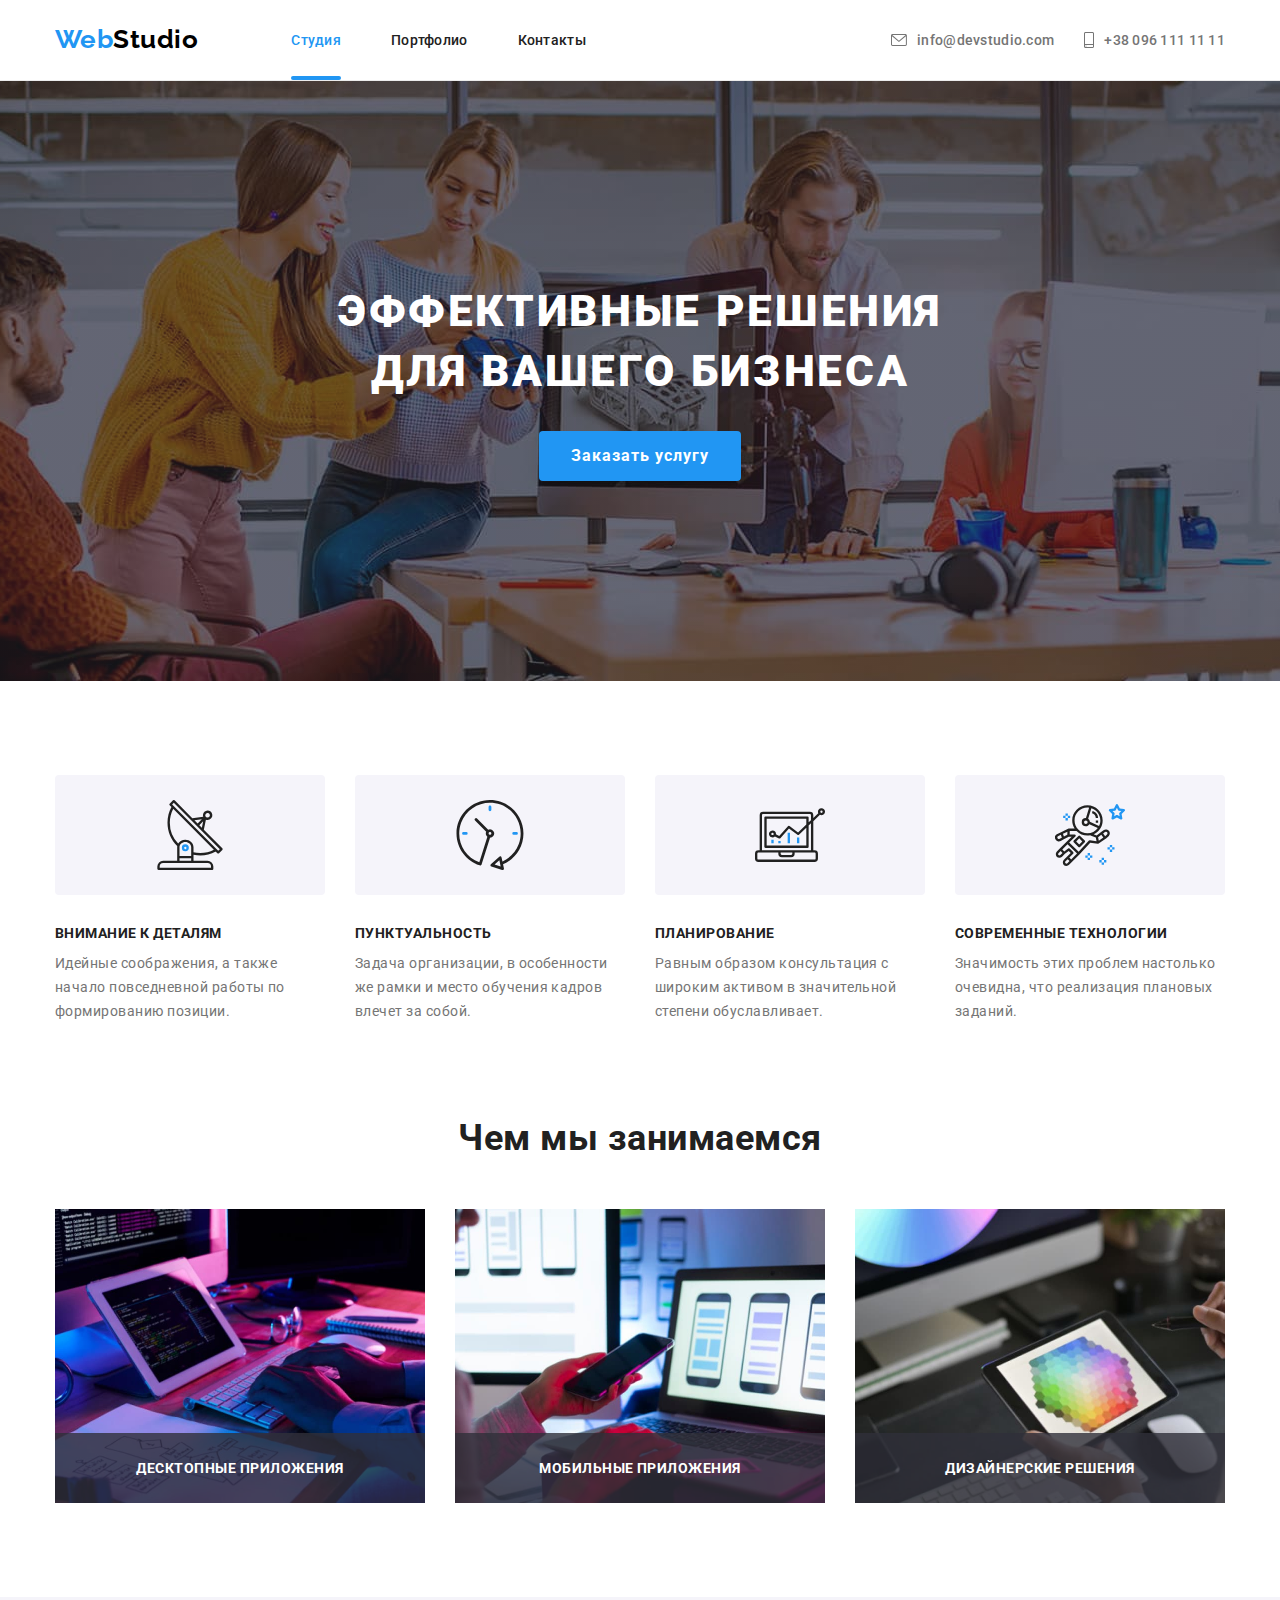
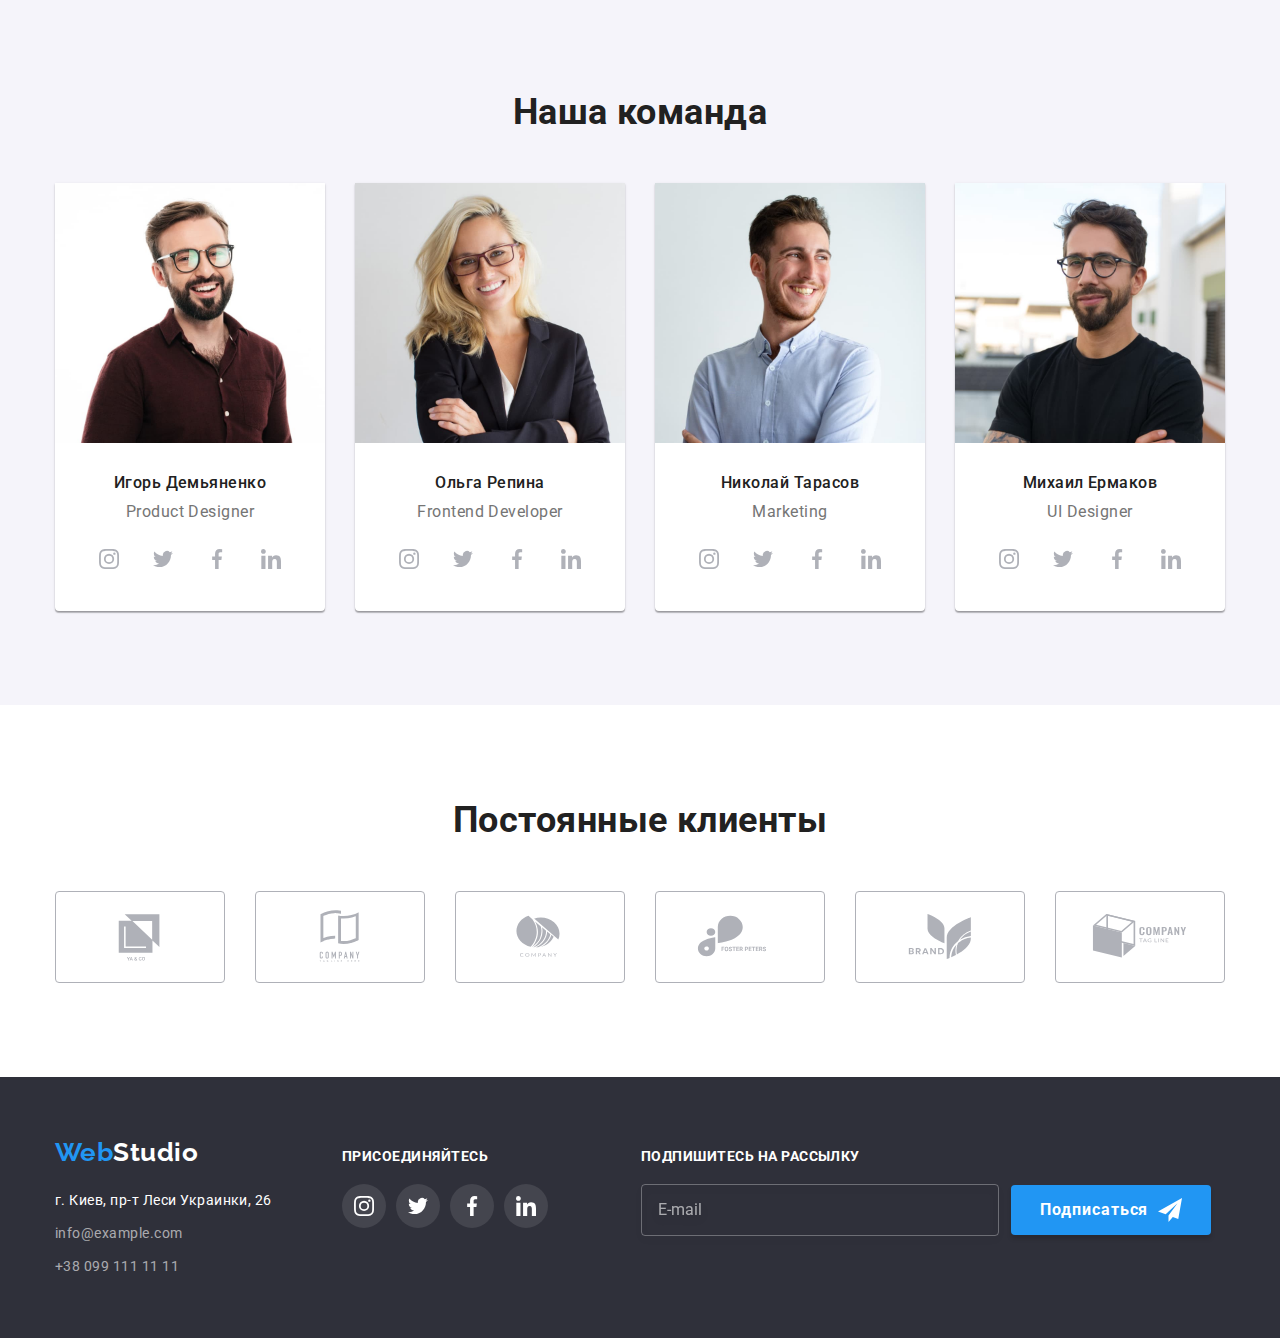
<file: index.html>
<!DOCTYPE html>
<html lang="ru">
  <head>
    <meta charset="UTF-8" />
    <meta http-equiv="X-UA-Compatible" content="IE=edge" />
    <meta name="viewport" content="width=device-width, initial-scale=1.0" />
    <title>Студия</title>
    <link rel="preconnect" href="https://fonts.googleapis.com" />
    <link rel="preconnect" href="https://fonts.gstatic.com" crossorigin />
    <link
      href="https://fonts.googleapis.com/css2?family=Raleway:wght@700&family=Roboto:wght@400;500;700;900&display=swap"
      rel="stylesheet"
    />
    <!-- <link
      rel="stylesheet"
      href="https://cdnjs.cloudflare.com/ajax/libs/modern-normalize/1.1.0/modern-normalize.min.css"
    /> -->
    <link rel="stylesheet" href="./css/main.min.css" />
  </head>

  <body data-page>
    <!-- Logo + Navigate + Contacts-->
    <header class="header" data-header>
      <div class="container header__container">
        <a class="logo header__logo" href="./index.html"
          ><span class="logo__label">Web</span
          ><span class="logo__label logo__label--black-theme">Studio</span></a
        >
        <nav class="nav">
          <ul class="nav__list">
            <li class="nav__item">
              <a class="nav__link nav__link--current" href="./index.html">Студия</a>
            </li>
            <li class="nav__item">
              <a class="nav__link" href="./portfolio.html">Портфолио</a>
            </li>
            <li class="nav__item">
              <a class="nav__link" href="">Контакты</a>
            </li>
          </ul>
        </nav>
        <ul class="header-contacts">
          <li class="header-contacts__item">
            <a class="header-contacts__link" href="mailto:info@devstudio.com"
              ><svg class="header-contacts__icon" width="16" height="12">
                <use href="./images/icons.svg#icon-envelope"></use>
              </svg>
              info@devstudio.com</a
            >
          </li>
          <li class="header-contacts__item">
            <a class="header-contacts__link" href="tel:+380961111111"
              ><svg class="header-contacts__icon" width="10" height="16">
                <use href="./images/icons.svg#icon-smartphone"></use></svg
              >+38 096 111 11 11</a
            >
          </li>
        </ul>
      </div>
    </header>
    <!-- Main content -->
    <main>
      <!-- Hero section -->
      <div>
        <section class="section hero">
          <div class="container">
            <h1 class="hero__title">
              Эффективные решения <br />
              для вашего бизнеса
            </h1>
            <button type="button" class="hero__button" data-modal-open>Заказать услугу</button>
          </div>
        </section>
      </div>
      <!-- Benefits section-->
      <section class="section">
        <div class="container">
          <h2 class="section-title visually-hidden">Основные преимущества</h2>
          <ul class="benefits-list">
            <li class="benefits-item">
              <div class="benefits-item__box">
                <svg class="benefits-item__icon" width="70" height="70">
                  <use href="./images/icons.svg#icon-antenna"></use>
                </svg>
              </div>
              <h3 class="benefits-item__title">Внимание к деталям</h3>
              <p class="benefits-item__text">
                Идейные соображения, а также начало повседневной работы по формированию позиции.
              </p>
            </li>
            <li class="benefits-item">
              <div class="benefits-item__box">
                <svg class="benefits-item__icon" width="70" height="70">
                  <use href="./images/icons.svg#icon-clock"></use>
                </svg>
              </div>
              <h3 class="benefits-item__title">Пунктуальность</h3>
              <p class="benefits-item__text">
                Задача организации, в особенности же рамки и место обучения кадров влечет за собой.
              </p>
            </li>
            <li class="benefits-item">
              <div class="benefits-item__box">
                <svg class="benefits-item__icon" width="70" height="70">
                  <use href="./images/icons.svg#icon-diagram"></use>
                </svg>
              </div>
              <h3 class="benefits-item__title">Планирование</h3>
              <p class="benefits-item__text">
                Равным образом консультация с широким активом в значительной степени обуславливает.
              </p>
            </li>
            <li class="benefits-item">
              <div class="benefits-item__box">
                <svg class="benefits-item__icon" width="70" height="70">
                  <use href="./images/icons.svg#icon-astronaut"></use>
                </svg>
              </div>
              <h3 class="benefits-item__title">Современные технологии</h3>
              <p class="benefits-item__text">
                Значимость этих проблем настолько очевидна, что реализация плановых заданий.
              </p>
            </li>
          </ul>
        </div>
      </section>
      <!-- About us section-->
      <section class="section about">
        <div class="container">
          <h2 class="section-title">Чем мы занимаемся</h2>
          <ul class="about__list">
            <li class="about__item">
              <img
                class="about__img"
                src="./images/box_1.jpg"
                alt="десктопные приложения"
                width="370"
              />
              <h3 class="about__text">Десктопные приложения</h3>
            </li>
            <li class="about__item">
              <img
                class="about__img"
                src="./images/box_2.jpg"
                alt="мобильные приложения"
                width="370"
              />
              <h3 class="about__text">Мобильные приложения</h3>
            </li>
            <li class="about__item">
              <img
                class="about__img"
                src="./images/box_3.jpg"
                alt="дизайнерские решения"
                width="370"
              />
              <h3 class="about__text">Дизайнерские решения</h3>
            </li>
          </ul>
        </div>
      </section>
      <!-- Our team -->
      <section class="section team">
        <div class="container">
          <h2 class="section-title">Наша команда</h2>
          <ul class="team__list">
            <li class="team__item">
              <img
                class="team__img"
                src="./images/team_card_1.jpg"
                alt="Игорь Демьяненко"
                width="270"
              />
              <div class="team__member">
                <h3 class="team__name">Игорь Демьяненко</h3>
                <p class="team__position">Product Designer</p>
              </div>
              <ul class="team__socials-list socials-list">
                <li class="socials-list__item">
                  <a
                    class="team__link socials-list__link"
                    href=""
                    target="_blank"
                    rel="noopener noreferrer"
                  >
                    <svg class="socials-list__icon socials-list__icon--grey" width="20" height="20">
                      <use href="./images/icons.svg#icon-instagram"></use>
                    </svg>
                  </a>
                </li>
                <li class="socials-list__item">
                  <a
                    class="team__link socials-list__link"
                    href=""
                    target="_blank"
                    rel="noopener noreferrer"
                  >
                    <svg class="socials-list__icon socials-list__icon--grey" width="20" height="20">
                      <use href="./images/icons.svg#icon-twitter"></use>
                    </svg>
                  </a>
                </li>
                <li class="socials-list__item">
                  <a
                    class="team__link socials-list__link"
                    href=""
                    target="_blank"
                    rel="noopener noreferrer"
                  >
                    <svg class="socials-list__icon socials-list__icon--grey" width="20" height="20">
                      <use href="./images/icons.svg#icon-facebook"></use>
                    </svg>
                  </a>
                </li>
                <li class="socials-list__item">
                  <a
                    class="team__link socials-list__link"
                    href=""
                    target="_blank"
                    rel="noopener noreferrer"
                  >
                    <svg class="socials-list__icon socials-list__icon--grey" width="20" height="20">
                      <use href="./images/icons.svg#icon-linkedin"></use>
                    </svg>
                  </a>
                </li>
              </ul>
            </li>
            <li class="team__item">
              <img
                class="team__img"
                src="./images/team_card_2.jpg"
                alt="Ольга Репина"
                width="270"
              />
              <div class="team__member">
                <h3 class="team__name">Ольга Репина</h3>
                <p class="team__position">Frontend Developer</p>
              </div>
              <ul class="team__socials-list socials-list">
                <li class="socials-list__item">
                  <a
                    class="team__link socials-list__link"
                    href=""
                    target="_blank"
                    rel="noopener noreferrer"
                  >
                    <svg class="socials-list__icon socials-list__icon--grey" width="20" height="20">
                      <use href="./images/icons.svg#icon-instagram"></use>
                    </svg>
                  </a>
                </li>
                <li class="socials-list__item">
                  <a
                    class="team__link socials-list__link"
                    href=""
                    target="_blank"
                    rel="noopener noreferrer"
                  >
                    <svg class="socials-list__icon socials-list__icon--grey" width="20" height="20">
                      <use href="./images/icons.svg#icon-twitter"></use>
                    </svg>
                  </a>
                </li>
                <li class="socials-list__item">
                  <a
                    class="team__link socials-list__link"
                    href=""
                    target="_blank"
                    rel="noopener noreferrer"
                  >
                    <svg class="socials-list__icon socials-list__icon--grey" width="20" height="20">
                      <use href="./images/icons.svg#icon-facebook"></use>
                    </svg>
                  </a>
                </li>
                <li class="socials-list__item">
                  <a
                    class="team__link socials-list__link"
                    href=""
                    target="_blank"
                    rel="noopener noreferrer"
                  >
                    <svg class="socials-list__icon socials-list__icon--grey" width="20" height="20">
                      <use href="./images/icons.svg#icon-linkedin"></use>
                    </svg>
                  </a>
                </li>
              </ul>
            </li>
            <li class="team__item">
              <img
                class="team__img"
                src="./images/team_card_3.jpg"
                alt="Николай Тарасов"
                width="270"
              />
              <div class="team__member">
                <h3 class="team__name">Николай Тарасов</h3>
                <p class="team__position">Marketing</p>
              </div>
              <ul class="team__socials-list socials-list">
                <li class="socials-list__item">
                  <a
                    class="team__link socials-list__link"
                    href=""
                    target="_blank"
                    rel="noopener noreferrer"
                  >
                    <svg class="socials-list__icon socials-list__icon--grey" width="20" height="20">
                      <use href="./images/icons.svg#icon-instagram"></use>
                    </svg>
                  </a>
                </li>
                <li class="socials-list__item">
                  <a
                    class="team__link socials-list__link"
                    href=""
                    target="_blank"
                    rel="noopener noreferrer"
                  >
                    <svg class="socials-list__icon socials-list__icon--grey" width="20" height="20">
                      <use href="./images/icons.svg#icon-twitter"></use>
                    </svg>
                  </a>
                </li>
                <li class="socials-list__item">
                  <a
                    class="team__link socials-list__link"
                    href=""
                    target="_blank"
                    rel="noopener noreferrer"
                  >
                    <svg class="socials-list__icon socials-list__icon--grey" width="20" height="20">
                      <use href="./images/icons.svg#icon-facebook"></use>
                    </svg>
                  </a>
                </li>
                <li class="socials-list__item">
                  <a
                    class="team__link socials-list__link"
                    href=""
                    target="_blank"
                    rel="noopener noreferrer"
                  >
                    <svg class="socials-list__icon socials-list__icon--grey" width="20" height="20">
                      <use href="./images/icons.svg#icon-linkedin"></use>
                    </svg>
                  </a>
                </li>
              </ul>
            </li>
            <li class="team__item">
              <img
                class="team__img"
                src="./images/team_card_4.jpg"
                alt="Михаил Ермаков"
                width="270"
              />
              <div class="team__member">
                <h3 class="team__name">Михаил Ермаков</h3>
                <p class="team__position">UI Designer</p>
              </div>
              <ul class="team__socials-list socials-list">
                <li class="socials-list__item">
                  <a
                    class="team__link socials-list__link"
                    href=""
                    target="_blank"
                    rel="noopener noreferrer"
                  >
                    <svg class="socials-list__icon socials-list__icon--grey" width="20" height="20">
                      <use href="./images/icons.svg#icon-instagram"></use>
                    </svg>
                  </a>
                </li>
                <li class="socials-list__item">
                  <a
                    class="team__link socials-list__link"
                    href=""
                    target="_blank"
                    rel="noopener noreferrer"
                  >
                    <svg class="socials-list__icon socials-list__icon--grey" width="20" height="20">
                      <use href="./images/icons.svg#icon-twitter"></use>
                    </svg>
                  </a>
                </li>
                <li class="socials-list__item">
                  <a
                    class="team__link socials-list__link"
                    href=""
                    target="_blank"
                    rel="noopener noreferrer"
                  >
                    <svg class="socials-list__icon socials-list__icon--grey" width="20" height="20">
                      <use href="./images/icons.svg#icon-facebook"></use>
                    </svg>
                  </a>
                </li>
                <li class="socials-list__item">
                  <a
                    class="team__link socials-list__link"
                    href=""
                    target="_blank"
                    rel="noopener noreferrer"
                  >
                    <svg class="socials-list__icon socials-list__icon--grey" width="20" height="20">
                      <use href="./images/icons.svg#icon-linkedin"></use>
                    </svg>
                  </a>
                </li>
              </ul>
            </li>
          </ul>
        </div>
      </section>
      <!-- Our clients -->
      <section class="section clients">
        <div class="container">
          <h2 class="section-title">Постоянные клиенты</h2>
          <ul class="clients__list">
            <li class="clients__item">
              <a class="clients__link" href="" target="_blank" rel="noopener noreferrer">
                <svg class="clients__icon" width="106" height="60">
                  <use href="./images/icons.svg#icon-logo-1"></use>
                </svg>
              </a>
            </li>
            <li class="clients__item">
              <a class="clients__link" href="" target="_blank" rel="noopener noreferrer">
                <svg class="clients__icon" width="106" height="60">
                  <use href="./images/icons.svg#icon-logo-2"></use>
                </svg>
              </a>
            </li>
            <li class="clients__item">
              <a class="clients__link" href="" target="_blank" rel="noopener noreferrer">
                <svg class="clients__icon" width="106" height="60">
                  <use href="./images/icons.svg#icon-logo-3"></use>
                </svg>
              </a>
            </li>
            <li class="clients__item">
              <a class="clients__link" href="" target="_blank" rel="noopener noreferrer">
                <svg class="clients__icon" width="106" height="60">
                  <use href="./images/icons.svg#icon-logo-4"></use>
                </svg>
              </a>
            </li>
            <li class="clients__item">
              <a class="clients__link" href="" target="_blank" rel="noopener noreferrer">
                <svg class="clients__icon" width="106" height="60">
                  <use href="./images/icons.svg#icon-logo-5"></use>
                </svg>
              </a>
            </li>
            <li class="clients__item">
              <a class="clients__link" href="" target="_blank" rel="noopener noreferrer">
                <svg class="clients__icon" width="106" height="60">
                  <use href="./images/icons.svg#icon-logo-6"></use>
                </svg>
              </a>
            </li>
          </ul>
        </div>
      </section>
    </main>
    <!-- Footer -->
    <footer class="footer">
      <div class="container footer__container">
        <div class="footer-contacts">
          <a class="logo footer__logo" href="./index.html"
            ><span class="logo__label">Web</span
            ><span class="logo__label logo__label--white-theme">Studio</span></a
          >
          <address class="address">
            <p class="address__post">г. Киев, пр-т Леси Украинки, 26</p>
            <a class="address__email" href="mailto:info@example.com">info@example.com</a>
            <a class="address__tel" href="tel:+380991111111">+38 099 111 11 11</a>
          </address>
        </div>
        <div class="subscribe">
          <strong class="footer-join-title">присоединяйтесь</strong>
          <ul class="socials-list">
            <li class="socials-list__item">
              <a
                class="socials-list__link socials-list__link--gray"
                href=""
                target="_blank"
                rel="noopener noreferrer"
              >
                <svg class="socials-list__icon socials-list__icon--white" width="20" height="20">
                  <use href="./images/icons.svg#icon-instagram"></use>
                </svg>
              </a>
            </li>
            <li class="socials-list__item">
              <a
                class="socials-list__link socials-list__link--gray"
                href=""
                target="_blank"
                rel="noopener noreferrer"
              >
                <svg class="socials-list__icon socials-list__icon--white" width="20" height="20">
                  <use href="./images/icons.svg#icon-twitter"></use>
                </svg>
              </a>
            </li>
            <li class="socials-list__item">
              <a
                class="socials-list__link socials-list__link--gray"
                href=""
                target="_blank"
                rel="noopener noreferrer"
              >
                <svg class="socials-list__icon socials-list__icon--white" width="20" height="20">
                  <use href="./images/icons.svg#icon-facebook"></use>
                </svg>
              </a>
            </li>
            <li class="socials-list__item">
              <a
                class="socials-list__link socials-list__link--gray"
                href=""
                target="_blank"
                rel="noopener noreferrer"
              >
                <svg class="socials-list__icon socials-list__icon--white" width="20" height="20">
                  <use href="./images/icons.svg#icon-linkedin"></use>
                </svg>
              </a>
            </li>
          </ul>
        </div>
        <div class="subscription">
          <strong class="footer-join-title">Подпишитесь на рассылку</strong>
          <form class="join-form">
            <div class="join-form__box">
              <label class="visually-hidden" for="email">Почта</label>
              <input
                class="join-form__input"
                type="email"
                name="email"
                id="email"
                placeholder="E-mail"
              />
              <button class="join-form__button" type="submit">
                Подписаться
                <svg class="join-form__icon" width="24" height="24">
                  <use href="./images/icons.svg#icon-send"></use>
                </svg>
              </button>
            </div>
          </form>
        </div>
      </div>
    </footer>
    <div class="backdrop is-hidden" data-modal>
      <div class="modal">
        <button class="modal__btn-close" data-modal-close type="button">
          <svg class="modal__icon-close" width="18" height="18">
            <use href="./images/icons.svg#icon-close"></use>
          </svg>
        </button>
        <form name="form">
          <h2 class="form__title">Оставьте свои данные, мы вам перезвоним</h2>
          <label class="form__label" for="name"><span class="form__label-title">Имя</span></label>
          <div class="form__group">
            <input class="form__input" type="text" name="name" id="name" required />
            <svg class="form__icon" width="18" height="18">
              <use href="./images/icons.svg#icon-person"></use>
            </svg>
          </div>
          <label class="form__label" for="tel"
            ><span class="form__label-title">Телефон</span></label
          >
          <div class="form__group">
            <input class="form__input" type="tel" name="tel" id="tel" required />
            <svg class="form__icon" width="18" height="18">
              <use href="./images/icons.svg#icon-phone"></use>
            </svg>
          </div>
          <label class="form__label" for="e-mail"
            ><span class="form__label-title">Почта</span></label
          >
          <div class="form__group">
            <input class="form__input" type="email" name="e-mail" id="e-mail" required />
            <svg class="form__icon" width="18" height="18">
              <use href="./images/icons.svg#icon-email"></use>
            </svg>
          </div>
          <label class="form__label" for="comments"
            ><span class="form__label-title">Комментарий</span></label
          >
          <textarea
            class="form__comments"
            name="comments"
            id="comments"
            placeholder="Введите текст"
          ></textarea>
          <div class="form__checkbox">
            <label class="form__checkbox-label">
              <input
                class="form__checkbox-input"
                type="checkbox"
                name="agreement"
                id="policy"
                required
              />
              <span class="custom-checkbox"></span>
              <span class="form__checkbox-text"
                >Соглашаюсь с рассылкой и принимаю
                <a class="form__checkbox-link" href="" target="_blank" rel="noopener noreferrer">
                  Условия договора</a
                ></span
              >
            </label>
          </div>
          <button class="modal__button" type="submit">Отправить</button>
        </form>
      </div>
    </div>
    <script src="./js/modal.js"></script>
  </body>
</html>
</file>
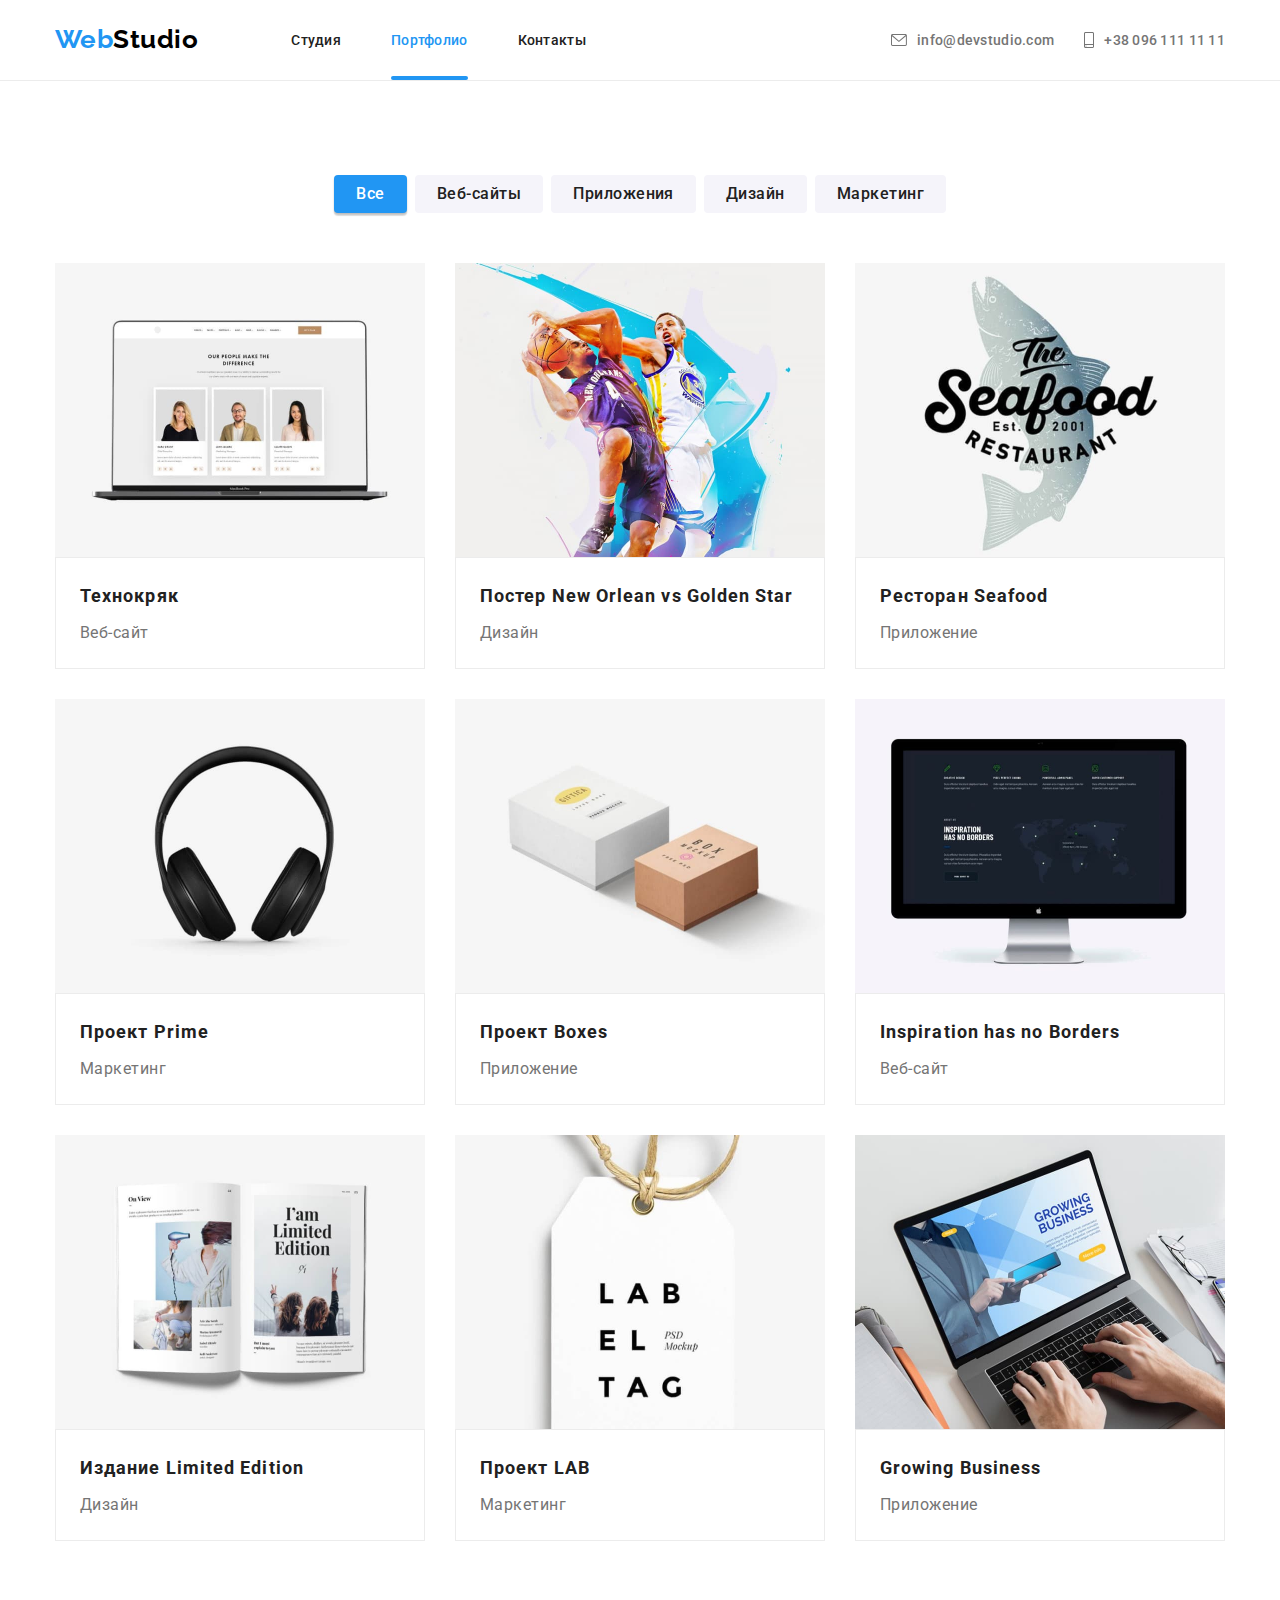
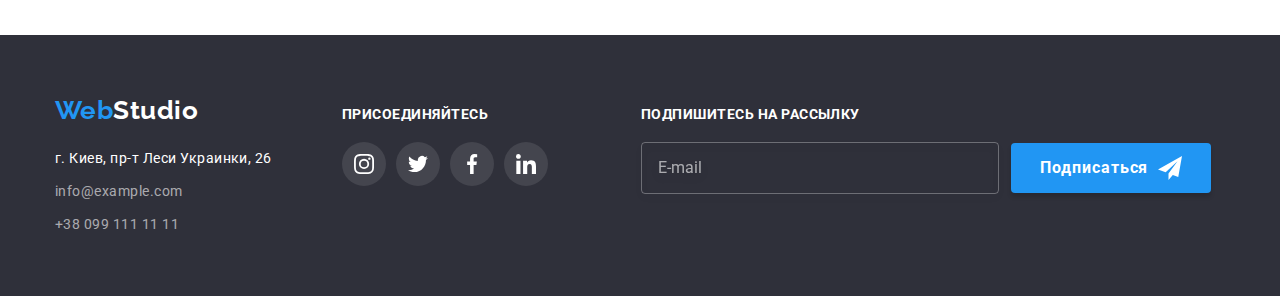
<file: portfolio.html>
<!DOCTYPE html>
<html lang="ru">
  <head>
    <meta charset="UTF-8" />
    <meta http-equiv="X-UA-Compatible" content="IE=edge" />
    <meta name="viewport" content="width=device-width, initial-scale=1.0" />
    <title>Портфолио</title>
    <link rel="preconnect" href="https://fonts.googleapis.com" />
    <link rel="preconnect" href="https://fonts.gstatic.com" crossorigin />
    <link
      href="https://fonts.googleapis.com/css2?family=Raleway:wght@700&family=Roboto:wght@400;500;700;900&display=swap"
      rel="stylesheet"
    />
    <!-- <link
      rel="stylesheet"
      href="https://cdnjs.cloudflare.com/ajax/libs/modern-normalize/1.1.0/modern-normalize.min.css"
    /> -->
    <link rel="stylesheet" href="./css/portfolio.min.css" />
  </head>
  <body>
    <!-- Logo + Navigate + Contacts-->
    <header class="header">
      <div class="container header__container">
        <a class="logo header__logo" href="./index.html"
          ><span class="logo__label">Web</span
          ><span class="logo__label logo__label--black-theme">Studio</span></a
        >
        <nav class="nav">
          <ul class="nav__list">
            <li class="nav__item">
              <a class="nav__link" href="./index.html">Студия</a>
            </li>
            <li class="nav__item">
              <a class="nav__link nav__link--current" href="./portfolio.html">Портфолио</a>
            </li>
            <li class="nav__item">
              <a class="nav__link" href="">Контакты</a>
            </li>
          </ul>
        </nav>
        <ul class="header-contacts">
          <li class="header-contacts__item">
            <a class="header-contacts__link" href="mailto:info@devstudio.com"
              ><svg class="header-contacts__icon" width="16" height="12">
                <use href="./images/icons.svg#icon-envelope"></use>
              </svg>
              info@devstudio.com</a
            >
          </li>
          <li class="header-contacts__item">
            <a class="header-contacts__link" href="tel:+380961111111"
              ><svg class="header-contacts__icon" width="10" height="16">
                <use href="./images/icons.svg#icon-smartphone"></use></svg
              >+38 096 111 11 11</a
            >
          </li>
        </ul>
      </div>
    </header>
    <!-- Main content -->
    <main>
      <section class="section">
        <div class="container">
          <ul class="site-nav">
            <li>
              <button type="button" class="site-nav__button site-nav__button--active">Все</button>
            </li>
            <li>
              <button type="button" class="site-nav__button">Веб-сайты</button>
            </li>
            <li>
              <button type="button" class="site-nav__button">Приложения</button>
            </li>
            <li>
              <button type="button" class="site-nav__button">Дизайн</button>
            </li>
            <li>
              <button type="button" class="site-nav__button">Маркетинг</button>
            </li>
          </ul>
          <h1 class="title visually-hidden">Наши проекты</h1>
          <ul class="project">
            <li class="project__item">
              <a href="" class="project__link">
                <div class="project__box">
                  <img
                    class="project__img"
                    src="./images/portfolio1.jpg"
                    alt="Технокряк"
                    width="370"
                  />
                  <div class="project__overlay">
                    <p class="project__overlay-text">
                      Ресурс предлагает комплексные предложения с разным уровнем функционала и
                      сервисов. Все это позволит&nbsp;посетителю получить исчерпывающие сведения
                      о&nbsp;компании&nbsp;или&nbsp;частном лице.
                    </p>
                  </div>
                </div>
                <div class="project__container">
                  <h2 class="project__title">Технокряк</h2>
                  <p class="project__text">Веб-сайт</p>
                </div>
              </a>
            </li>
            <li class="project__item">
              <a href="" class="project__link">
                <div class="project__box">
                  <img
                    class="project__img"
                    src="./images/portfolio2.jpg"
                    alt="New Orlean vs Golden Star"
                    width="370"
                  />
                  <div class="project__overlay">
                    <p class="project__overlay-text">
                      Ресурс предлагает комплексные предложения с разным уровнем функционала и
                      сервисов. Все это позволит&nbsp;посетителю получить исчерпывающие сведения
                      о&nbsp;компании&nbsp;или&nbsp;частном лице.
                    </p>
                  </div>
                </div>
                <div class="project__container">
                  <h2 class="project__title">Постер New Orlean vs Golden Star</h2>
                  <p class="project__text">Дизайн</p>
                </div>
              </a>
            </li>
            <li class="project__item">
              <a href="" class="project__link">
                <div class="project__box">
                  <img
                    class="project__img"
                    src="./images/portfolio3.jpg"
                    alt="Ресторан Seafood"
                    width="370"
                  />
                  <div class="project__overlay">
                    <p class="project__overlay-text">
                      Ресурс предлагает комплексные предложения с разным уровнем функционала и
                      сервисов. Все это позволит&nbsp;посетителю получить исчерпывающие сведения
                      о&nbsp;компании&nbsp;или&nbsp;частном лице.
                    </p>
                  </div>
                </div>
                <div class="project__container">
                  <h2 class="project__title">Ресторан Seafood</h2>
                  <p class="project__text">Приложение</p>
                </div>
              </a>
            </li>
            <li class="project__item">
              <a href="" class="project__link">
                <div class="project__box">
                  <img
                    class="project__img"
                    src="./images/portfolio4.jpg"
                    alt="Проект Prime"
                    width="370"
                  />
                  <div class="project__overlay">
                    <p class="project__overlay-text">
                      Ресурс предлагает комплексные предложения с разным уровнем функционала и
                      сервисов. Все это позволит&nbsp;посетителю получить исчерпывающие сведения
                      о&nbsp;компании&nbsp;или&nbsp;частном лице.
                    </p>
                  </div>
                </div>
                <div class="project__container">
                  <h2 class="project__title">Проект Prime</h2>
                  <p class="project__text">Маркетинг</p>
                </div>
              </a>
            </li>
            <li class="project__item">
              <a href="" class="project__link">
                <div class="project__box">
                  <img
                    class="project__img"
                    src="./images/portfolio5.jpg"
                    alt="Проект Boxes"
                    width="370"
                  />
                  <div class="project__overlay">
                    <p class="project__overlay-text">
                      Ресурс предлагает комплексные предложения с разным уровнем функционала и
                      сервисов. Все это позволит&nbsp;посетителю получить исчерпывающие сведения
                      о&nbsp;компании&nbsp;или&nbsp;частном лице.
                    </p>
                  </div>
                </div>
                <div class="project__container">
                  <h2 class="project__title">Проект Boxes</h2>
                  <p class="project__text">Приложение</p>
                </div>
              </a>
            </li>
            <li class="project__item">
              <a href="" class="project__link">
                <div class="project__box">
                  <img
                    class="project__img"
                    src="./images/portfolio6.jpg"
                    alt="Вдохновение не имеет границ"
                    width="370"
                  />
                  <div class="project__overlay">
                    <p class="project__overlay-text">
                      Ресурс предлагает комплексные предложения с разным уровнем функционала и
                      сервисов. Все это позволит&nbsp;посетителю получить исчерпывающие сведения
                      о&nbsp;компании&nbsp;или&nbsp;частном лице.
                    </p>
                  </div>
                </div>
                <div class="project__container">
                  <h2 class="project__title">Inspiration has no Borders</h2>
                  <p class="project__text">Веб-сайт</p>
                </div>
              </a>
            </li>
            <li class="project__item">
              <a href="" class="project__link">
                <div class="project__box">
                  <img
                    class="project__img"
                    src="./images/portfolio7.jpg"
                    alt="Издание Limited Edition"
                    width="370"
                  />
                  <div class="project__overlay">
                    <p class="project__overlay-text">
                      Ресурс предлагает комплексные предложения с разным уровнем функционала и
                      сервисов. Все это позволит&nbsp;посетителю получить исчерпывающие сведения
                      о&nbsp;компании&nbsp;или&nbsp;частном лице.
                    </p>
                  </div>
                </div>
                <div class="project__container">
                  <h2 class="project__title">Издание Limited Edition</h2>
                  <p class="project__text">Дизайн</p>
                </div>
              </a>
            </li>
            <li class="project__item">
              <a href="" class="project__link">
                <div class="project__box">
                  <img
                    class="project__img"
                    src="./images/portfolio8.jpg"
                    alt="Проект LAB"
                    width="370"
                  />
                  <div class="project__overlay">
                    <p class="project__overlay-text">
                      Ресурс предлагает комплексные предложения с разным уровнем функционала и
                      сервисов. Все это позволит&nbsp;посетителю получить исчерпывающие сведения
                      о&nbsp;компании&nbsp;или&nbsp;частном лице.
                    </p>
                  </div>
                </div>
                <div class="project__container">
                  <h2 class="project__title">Проект LAB</h2>
                  <p class="project__text">Маркетинг</p>
                </div>
              </a>
            </li>
            <li class="project__item">
              <a href="" class="project__link">
                <div class="project__box">
                  <img
                    class="project__img"
                    src="./images/portfolio9.jpg"
                    alt="Растущий бизнес"
                    width="370"
                  />
                  <div class="project__overlay">
                    <p class="project__overlay-text">
                      Ресурс предлагает комплексные предложения с разным уровнем функционала и
                      сервисов. Все это позволит&nbsp;посетителю получить исчерпывающие сведения
                      о&nbsp;компании&nbsp;или&nbsp;частном лице.
                    </p>
                  </div>
                </div>
                <div class="project__container">
                  <h2 class="project__title">Growing Business</h2>
                  <p class="project__text">Приложение</p>
                </div>
              </a>
            </li>
          </ul>
        </div>
      </section>
    </main>
    <!-- Footer -->
    <footer class="footer">
      <div class="container footer__container">
        <div class="footer-contacts">
          <a class="logo footer__logo" href="./index.html"
            ><span class="logo__label">Web</span
            ><span class="logo__label logo__label--white-theme">Studio</span></a
          >
          <address class="address">
            <p class="address__post">г. Киев, пр-т Леси Украинки, 26</p>
            <a class="address__email" href="mailto:info@example.com">info@example.com</a>
            <a class="address__tel" href="tel:+380991111111">+38 099 111 11 11</a>
          </address>
        </div>
        <div class="subscribe">
          <strong class="footer-join-title">присоединяйтесь</strong>
          <ul class="socials-list">
            <li class="socials-list__item">
              <a
                class="socials-list__link socials-list__link--gray"
                href=""
                target="_blank"
                rel="noopener noreferrer"
              >
                <svg class="socials-list__icon socials-list__icon--white" width="20" height="20">
                  <use href="./images/icons.svg#icon-instagram"></use>
                </svg>
              </a>
            </li>
            <li class="socials-list__item">
              <a
                class="socials-list__link socials-list__link--gray"
                href=""
                target="_blank"
                rel="noopener noreferrer"
              >
                <svg class="socials-list__icon socials-list__icon--white" width="20" height="20">
                  <use href="./images/icons.svg#icon-twitter"></use>
                </svg>
              </a>
            </li>
            <li class="socials-list__item">
              <a
                class="socials-list__link socials-list__link--gray"
                href=""
                target="_blank"
                rel="noopener noreferrer"
              >
                <svg class="socials-list__icon socials-list__icon--white" width="20" height="20">
                  <use href="./images/icons.svg#icon-facebook"></use>
                </svg>
              </a>
            </li>
            <li class="socials-list__item">
              <a
                class="socials-list__link socials-list__link--gray"
                href=""
                target="_blank"
                rel="noopener noreferrer"
              >
                <svg class="socials-list__icon socials-list__icon--white" width="20" height="20">
                  <use href="./images/icons.svg#icon-linkedin"></use>
                </svg>
              </a>
            </li>
          </ul>
        </div>
        <div class="subscription">
          <strong class="footer-join-title">Подпишитесь на рассылку</strong>
          <form class="join-form">
            <div class="join-form__box">
              <label class="visually-hidden" for="email">Почта</label>
              <input
                class="join-form__input"
                type="email"
                name="email"
                id="email"
                placeholder="E-mail"
              />
              <button class="join-form__button" type="submit">
                Подписаться
                <svg class="join-form__icon" width="24" height="24">
                  <use href="./images/icons.svg#icon-send"></use>
                </svg>
              </button>
            </div>
          </form>
        </div>
      </div>
    </footer>
  </body>
</html>
</file>
<file: css/main.min.css>
.visually-hidden{position:absolute;white-space:nowrap;width:1px;height:1px;overflow:hidden;border:0;padding:0;clip:rect(0 0 0 0);-webkit-clip-path:inset(50%);clip-path:inset(50%);margin:-1px}.join-form__button,.modal__button,.hero__button{min-width:200px;min-height:50px;border-radius:4px;background-color:#2196f3;-webkit-box-shadow:0px 4px 4px rgba(0,0,0,.15);box-shadow:0px 4px 4px rgba(0,0,0,.15);border:none;cursor:pointer;font-family:inherit;font-weight:700;font-size:16px;line-height:1.875;letter-spacing:.06em;color:#fff;text-align:center;-webkit-transition:background-color 250ms cubic-bezier(0.4, 0, 0.2, 1);transition:background-color 250ms cubic-bezier(0.4, 0, 0.2, 1)}.join-form__button:hover,.modal__button:hover,.hero__button:hover,.join-form__button:focus,.modal__button:focus,.hero__button:focus{background-color:#188ce8}.site-nav,.clients__list,.team__socials-list,.team__list,.about__list,.benefits-list,.header-contacts,.nav__list,.socials-list{list-style:none;display:-webkit-box;display:-ms-flexbox;display:flex}.address__tel,.address__email,.clients__link,.team__link,.header-contacts__link,.nav__link,.socials-list__link{text-decoration:none;display:block;color:inherit}.team__img,.about__img{display:block}/*! modern-normalize v1.1.0 | MIT License | https://github.com/sindresorhus/modern-normalize */*,::before,::after{-webkit-box-sizing:border-box;box-sizing:border-box}html{line-height:1.15;-webkit-text-size-adjust:100%;-moz-tab-size:4;-o-tab-size:4;tab-size:4}body{margin:0;font-family:system-ui,-apple-system,"Segoe UI",Roboto,Helvetica,Arial,sans-serif,"Apple Color Emoji","Segoe UI Emoji"}hr{height:0;color:inherit}abbr[title]{-webkit-text-decoration:underline dotted;text-decoration:underline dotted}b,strong{font-weight:bolder}code,kbd,samp,pre{font-family:ui-monospace,SFMono-Regular,Consolas,"Liberation Mono",Menlo,monospace;font-size:1em}small{font-size:80%}sub,sup{font-size:75%;line-height:0;position:relative;vertical-align:baseline}sub{bottom:-0.25em}sup{top:-0.5em}table{text-indent:0;border-color:inherit}button,input,optgroup,select,textarea{font-family:inherit;font-size:100%;line-height:1.15;margin:0}button,select{text-transform:none}button,[type=button],[type=reset],[type=submit]{-webkit-appearance:button}::-moz-focus-inner{border-style:none;padding:0}:-moz-focusring{outline:1px dotted ButtonText}:-moz-ui-invalid{box-shadow:none}legend{padding:0}progress{vertical-align:baseline}::-webkit-inner-spin-button,::-webkit-outer-spin-button{height:auto}[type=search]{-webkit-appearance:textfield;outline-offset:-2px}::-webkit-search-decoration{-webkit-appearance:none}::-webkit-file-upload-button{-webkit-appearance:button;font:inherit}summary{display:list-item}body{font-family:"Roboto",sans-serif;color:#757575;background-color:#fff;letter-spacing:.03em}.section{padding-top:94px;padding-bottom:94px}.section-title{margin-bottom:50px;font-weight:700;font-size:36px;line-height:1.1666666667;color:#212121;text-align:center}.no-scroll{overflow:hidden}.container{width:1200px;padding-left:15px;padding-right:15px;margin-left:auto;margin-right:auto}h1,h2,h3,h4,h5,h6,p,ul{margin:0;padding:0}.logo{text-decoration:none;font-family:"Raleway";font-weight:700;font-size:26px;line-height:1.1923076923}.header__logo{display:block;margin-right:93px;padding-top:24px;padding-bottom:25px}.logo__label{color:#2196f3}.logo__label--black-theme{color:#000}.logo__label--white-theme{color:#fff}.footer__logo{display:inline-block;margin-bottom:20px}.socials-list{gap:10px}.socials-list__item{cursor:pointer;-ms-flex-preferred-size:calc((100% - 30px)/4);flex-basis:calc((100% - 30px)/4)}.socials-list__link{height:44px;width:44px;display:-webkit-inline-box;display:-ms-inline-flexbox;display:inline-flex;-webkit-box-align:center;-ms-flex-align:center;align-items:center;-webkit-box-pack:center;-ms-flex-pack:center;justify-content:center;border-radius:50%;-webkit-transition:background-color 250ms cubic-bezier(0.4, 0, 0.2, 1);transition:background-color 250ms cubic-bezier(0.4, 0, 0.2, 1)}.socials-list__link--gray{background-color:rgba(255,255,255,.1)}.socials-list__link:hover,.socials-list__link:focus{background-color:#2196f3}.socials-list__icon{-webkit-transition:color 250ms cubic-bezier(0.4, 0, 0.2, 1);transition:color 250ms cubic-bezier(0.4, 0, 0.2, 1)}.socials-list__icon--grey{fill:#afb1b8}.socials-list__icon--white{fill:#fff}.socials-list__link:hover .socials-list__icon,.socials-list__link:focus .socials-list__icon{fill:#fff}.header{border-bottom:1px solid #ececec}.header__container{display:-webkit-box;display:-ms-flexbox;display:flex;-webkit-box-align:center;-ms-flex-align:center;align-items:center}.header-cont-list{display:-webkit-box;display:-ms-flexbox;display:flex;-webkit-box-align:center;-ms-flex-align:center;align-items:center}.nav,.header-contacts{-webkit-box-align:center;-ms-flex-align:center;align-items:center}.nav__list{-ms-flex-wrap:wrap;flex-wrap:wrap;gap:50px}.header-contacts{margin-left:auto;-ms-flex-wrap:wrap;flex-wrap:wrap;gap:30px}.nav__link{padding-top:32px;padding-bottom:32px;font-weight:500;font-size:14px;line-height:1.1428571429;letter-spacing:.02em;color:#212121;-webkit-transition:color 250ms cubic-bezier(0.4, 0, 0.2, 1);transition:color 250ms cubic-bezier(0.4, 0, 0.2, 1)}.nav__link:hover,.nav__link:focus{color:#2196f3}.nav__link--current{position:relative;color:#2196f3}.nav__link--current::after{position:absolute;left:0;bottom:0;content:"";display:block;width:100%;height:4px;border-radius:2px;background-color:#2196f3}.header-contacts__link{display:-webkit-inline-box;display:-ms-inline-flexbox;display:inline-flex;-webkit-box-align:center;-ms-flex-align:center;align-items:center;padding-top:32px;padding-bottom:32px;font-weight:500;font-size:14px;line-height:1.1428571429;letter-spacing:.02em;color:#757575;-webkit-transition:color 250ms cubic-bezier(0.4, 0, 0.2, 1);transition:color 250ms cubic-bezier(0.4, 0, 0.2, 1)}.header-contacts__link:hover,.header-contacts__link:focus{color:#2196f3}.header-contacts__icon{fill:currentColor;margin-right:10px}.hero{max-width:1600px;height:600px;margin-left:auto;margin-right:auto;padding-top:200px;padding-bottom:200px;text-align:center;background:#c4c4c4;background-image:-webkit-gradient(linear, left top, right top, from(rgba(47, 48, 58, 0.4)), to(rgba(47, 48, 58, 0.4))),url("../images/banner.jpg");background-image:linear-gradient(to right, rgba(47, 48, 58, 0.4), rgba(47, 48, 58, 0.4)),url("../images/banner.jpg");background-repeat:no-repeat;background-position:center;background-size:cover}.hero__title{margin-bottom:30px;color:#fff;font-weight:900;font-size:44px;line-height:1.3636363636;letter-spacing:.06em;text-transform:uppercase}.hero__button{display:inline-block;padding:10px 32px}.benefits-list{-ms-flex-wrap:wrap;flex-wrap:wrap;gap:30px}.benefits-item{-ms-flex-preferred-size:calc((100% - 90px)/4);flex-basis:calc((100% - 90px)/4)}.benefits-item::before{margin-bottom:30px}.benefits-item__box{display:-webkit-box;display:-ms-flexbox;display:flex;height:120px;margin-bottom:30px;-webkit-box-align:center;-ms-flex-align:center;align-items:center;-webkit-box-pack:center;-ms-flex-pack:center;justify-content:center;background-repeat:no-repeat;background-color:#f5f4fa;border-radius:4px}.benefits-item__title{margin-bottom:10px;font-weight:700;font-size:14px;line-height:1.1428571429;text-transform:uppercase;color:#212121}.benefits-item__text{font-size:14px;line-height:1.7142857143}.about{padding-top:0}.about__list{gap:30px}.about__item{position:relative;-ms-flex-preferred-size:calc((100% - 60px)/3);flex-basis:calc((100% - 60px)/3)}.about__text{position:absolute;width:100%;left:0;bottom:0;display:block;padding:27px 0;font-style:normal;font-weight:700;font-size:14px;line-height:1.1428571429;text-align:center;text-transform:uppercase;color:#fff;background-color:rgba(47,48,58,.8)}.team{background:#f5f4fa}.team__list{gap:30px}.team__item{-ms-flex-preferred-size:calc((100% - 90px)/4);flex-basis:calc((100% - 90px)/4);background-color:#fff;-webkit-box-shadow:0px 1px 3px rgba(0,0,0,.12),0px 1px 1px rgba(0,0,0,.14),0px 2px 1px rgba(0,0,0,.2);box-shadow:0px 1px 3px rgba(0,0,0,.12),0px 1px 1px rgba(0,0,0,.14),0px 2px 1px rgba(0,0,0,.2);border-radius:0px 0px 4px 4px}.team__member{padding-top:30px;padding-bottom:16px}.team__name{margin-bottom:10px;font-weight:500;font-size:16px;line-height:1.1875;text-align:center;color:#212121}.team__position{font-size:16px;line-height:1.1875;text-align:center}.team__socials-list{padding-left:32px;padding-right:32px}.team__link{margin-bottom:30px;color:#afb1b8}.clients__list{gap:30px}.clients__item{-ms-flex-preferred-size:calc((100% - 150px)/6);flex-basis:calc((100% - 150px)/6)}.clients__link{display:-webkit-inline-box;display:-ms-inline-flexbox;display:inline-flex;height:92px;width:170px;-webkit-box-align:center;-ms-flex-align:center;align-items:center;-webkit-box-pack:center;-ms-flex-pack:center;justify-content:center;border:1px solid #afb1b8;border-radius:4px;color:#afb1b8;-webkit-transition:color 250ms cubic-bezier(0.4, 0, 0.2, 1),border 250ms cubic-bezier(0.4, 0, 0.2, 1);transition:color 250ms cubic-bezier(0.4, 0, 0.2, 1),border 250ms cubic-bezier(0.4, 0, 0.2, 1)}.clients__link:hover,.clients__link:focus{color:#2196f3;border:1px solid #2196f3}.clients__icon{fill:currentColor}.backdrop{opacity:1;position:fixed;top:0;left:0;display:-webkit-box;display:-ms-flexbox;display:flex;-webkit-box-align:center;-ms-flex-align:center;align-items:center;-webkit-box-pack:center;-ms-flex-pack:center;justify-content:center;width:100%;height:100%;background-color:rgba(0,0,0,.2);-webkit-transition:opacity 250ms cubic-bezier(0.4, 0, 0.2, 1),visibility 250ms cubic-bezier(0.4, 0, 0.2, 1);transition:opacity 250ms cubic-bezier(0.4, 0, 0.2, 1),visibility 250ms cubic-bezier(0.4, 0, 0.2, 1)}.backdrop.is-hidden{opacity:0;visibility:hidden;pointer-events:none}.modal{position:absolute;top:50%;left:50%;-webkit-transform:translate(-50%, -50%) scale(1);transform:translate(-50%, -50%) scale(1);padding:40px;min-height:581px;min-width:528px;background-color:#fff;-webkit-box-shadow:0px 1px 3px rgba(0,0,0,.12),0px 1px 1px rgba(0,0,0,.14),0px 2px 1px rgba(0,0,0,.2);box-shadow:0px 1px 3px rgba(0,0,0,.12),0px 1px 1px rgba(0,0,0,.14),0px 2px 1px rgba(0,0,0,.2);border-radius:4px;-webkit-transition:-webkit-transform 250ms cubic-bezier(0.4, 0, 0.2, 1);transition:-webkit-transform 250ms cubic-bezier(0.4, 0, 0.2, 1);transition:transform 250ms cubic-bezier(0.4, 0, 0.2, 1);transition:transform 250ms cubic-bezier(0.4, 0, 0.2, 1), -webkit-transform 250ms cubic-bezier(0.4, 0, 0.2, 1)}.backdrop.is-hidden .modal{-webkit-transform:translate(-50%, -50%) scale(1.5);transform:translate(-50%, -50%) scale(1.5)}.modal__btn-close{position:absolute;top:0;right:0;display:-webkit-box;display:-ms-flexbox;display:flex;-webkit-box-pack:center;-ms-flex-pack:center;justify-content:center;-webkit-box-align:center;-ms-flex-align:center;align-items:center;width:30px;height:30px;background-color:#fff;border:1px solid rgba(0,0,0,.1);border-radius:50%;cursor:pointer;-webkit-transform:translate(-8px, 8px);transform:translate(-8px, 8px)}.modal__icon-close{fill:currentColor}.modal__btn-close:hover .modal__icon-close,.modal__btn-close:focus .modal__icon-close{fill:#2196f3}.form__title{margin:0;display:block;font-weight:700;font-size:20px;line-height:1.15;text-align:center;color:#212121}.form__label-title{display:block;margin-top:10px;margin-bottom:4px;margin-left:auto;margin-right:auto;font-size:12px;line-height:1.1666666667;letter-spacing:.01em;color:#757575}.form__group{position:relative}.form__input{min-width:448px;min-height:40px;padding:12px 42px;border:1px solid rgba(33,33,33,.2);border-radius:4px;display:block;-webkit-transition:border-color 250ms cubic-bezier(0.4, 0, 0.2, 1);transition:border-color 250ms cubic-bezier(0.4, 0, 0.2, 1);outline:rgba(0,0,0,0)}.form__input:hover{border-color:#2196f3}.form__comments{min-width:448px;min-height:120px;resize:none;display:block;padding:12px 16px;margin-bottom:20px;border:1px solid rgba(33,33,33,.2);border-radius:4px;-webkit-transition:border-color 250ms cubic-bezier(0.4, 0, 0.2, 1);transition:border-color 250ms cubic-bezier(0.4, 0, 0.2, 1);outline:rgba(0,0,0,0)}.form__comments::-webkit-input-placeholder{font-weight:400;font-size:12px;line-height:1.1666666667;letter-spacing:.01em;color:#757575}.form__comments::-moz-placeholder{font-weight:400;font-size:12px;line-height:1.1666666667;letter-spacing:.01em;color:#757575}.form__comments:-ms-input-placeholder{font-weight:400;font-size:12px;line-height:1.1666666667;letter-spacing:.01em;color:#757575}.form__comments::-ms-input-placeholder{font-weight:400;font-size:12px;line-height:1.1666666667;letter-spacing:.01em;color:#757575}.form__comments::placeholder{font-weight:400;font-size:12px;line-height:1.1666666667;letter-spacing:.01em;color:#757575}.form__comments:hover,.form__comments:focus{border-color:#2196f3}.form__icon{position:absolute;top:50%;fill:#212121;-webkit-transform:translate(12px, -50%);transform:translate(12px, -50%);-webkit-transition:fill 250ms cubic-bezier(0.4, 0, 0.2, 1);transition:fill 250ms cubic-bezier(0.4, 0, 0.2, 1)}.form__group:hover .form__icon,.form__group:focus-within .form__icon{fill:#2196f3}.form__checkbox-input{position:absolute;width:1px;height:1px;margin:-1px;border:0;padding:0;clip:rect(0 0 0 0);overflow:hidden}.custom-checkbox{display:inline-block;margin-right:7px;width:16px;height:15px;border:2px solid #212121;border-radius:2px}.form__checkbox-input:checked+.custom-checkbox{background-color:#2196f3;background-image:url(../images/icons/check.svg);background-size:contain;background-origin:border-box;border:none}.form__checkbox-text{display:-webkit-box;display:-ms-flexbox;display:flex;font-weight:400;font-size:14px;line-height:1.7142857143;color:#757575;-webkit-user-select:none;-moz-user-select:none;-ms-user-select:none;user-select:none}.form__checkbox{margin-bottom:30px}.form__checkbox-label{display:-webkit-box;display:-ms-flexbox;display:flex;-webkit-box-align:center;-ms-flex-align:center;align-items:center;-webkit-box-pack:center;-ms-flex-pack:center;justify-content:center}.form__checkbox-label:hover .custom-checkbox{border-color:#2196f3}.form__checkbox-link{color:#2196f3;text-underline-position:under}.modal__button{display:block;margin-left:auto;margin-right:auto}.site-nav{margin-bottom:50px;-webkit-box-pack:center;-ms-flex-pack:center;justify-content:center;-ms-flex-wrap:wrap;flex-wrap:wrap;gap:8px}.site-nav__button{background-color:#f5f4fa;color:#212121;border-radius:4px;font-family:inherit;cursor:pointer;display:inline-block;border-radius:4px;padding:6px 22px;min-width:73px;border:none;font-style:normal;font-weight:500;font-size:16px;line-height:1.625;letter-spacing:.03em;text-align:center;-webkit-transition:color 250ms cubic-bezier(0.4, 0, 0.2, 1),background-color 250ms cubic-bezier(0.4, 0, 0.2, 1),-webkit-box-shadow 250ms cubic-bezier(0.4, 0, 0.2, 1);transition:color 250ms cubic-bezier(0.4, 0, 0.2, 1),background-color 250ms cubic-bezier(0.4, 0, 0.2, 1),-webkit-box-shadow 250ms cubic-bezier(0.4, 0, 0.2, 1);transition:color 250ms cubic-bezier(0.4, 0, 0.2, 1),background-color 250ms cubic-bezier(0.4, 0, 0.2, 1),box-shadow 250ms cubic-bezier(0.4, 0, 0.2, 1);transition:color 250ms cubic-bezier(0.4, 0, 0.2, 1),background-color 250ms cubic-bezier(0.4, 0, 0.2, 1),box-shadow 250ms cubic-bezier(0.4, 0, 0.2, 1),-webkit-box-shadow 250ms cubic-bezier(0.4, 0, 0.2, 1)}.site-nav__button:hover,.site-nav__button:focus,.site-nav__button--active{background-color:#2196f3;color:#fff;-webkit-box-shadow:0px 3px 1px rgba(0,0,0,.1),0px 1px 2px rgba(0,0,0,.08),0px 2px 2px rgba(0,0,0,.12);box-shadow:0px 3px 1px rgba(0,0,0,.1),0px 1px 2px rgba(0,0,0,.08),0px 2px 2px rgba(0,0,0,.12);border-radius:4px}.footer{padding:60px 0;background:#2f303a}.footer__container{display:-webkit-box;display:-ms-flexbox;display:flex;-webkit-box-align:baseline;-ms-flex-align:baseline;align-items:baseline}.address__post{display:inline-block;margin-bottom:9px;font-style:normal;font-weight:400;font-size:14px;line-height:1.7142857143;color:#fff}.address__email{margin-bottom:9px;font-style:normal;font-weight:400;font-size:14px;line-height:1.7142857143;color:rgba(255,255,255,.6);-webkit-transition:color 250ms cubic-bezier(0.4, 0, 0.2, 1);transition:color 250ms cubic-bezier(0.4, 0, 0.2, 1)}.address__email:hover,.address__email:focus{color:#fff}.address__tel{font-style:normal;font-weight:400;font-size:14px;line-height:1.7142857143;color:rgba(255,255,255,.6);-webkit-transition:color 250ms cubic-bezier(0.4, 0, 0.2, 1);transition:color 250ms cubic-bezier(0.4, 0, 0.2, 1)}.address__tel:hover,.address__tel:focus{color:#fff}.subscribe{margin-left:70px}.subscription{margin-left:93px}.footer-join-title{display:inline-block;margin-bottom:20px;font-size:14px;line-height:1.1428571429;font-weight:700;color:#fff;text-transform:uppercase}.join-form__box{display:-webkit-box;display:-ms-flexbox;display:flex;-webkit-box-align:center;-ms-flex-align:center;align-items:center}.join-form__input{margin:0;padding:0;padding-top:15px;padding-bottom:15px;padding-left:16px;min-width:358px;min-height:50px;font-weight:400;font-size:16px;line-height:1.25;color:rgba(255,255,255,.6);background-color:rgba(0,0,0,0);border:1px solid rgba(255,255,255,.3);-webkit-filter:drop-shadow(0px 4px 4px rgba(0, 0, 0, 0.15));filter:drop-shadow(0px 4px 4px rgba(0, 0, 0, 0.15));border-radius:4px;-webkit-transition:border-color 250ms cubic-bezier(0.4, 0, 0.2, 1);transition:border-color 250ms cubic-bezier(0.4, 0, 0.2, 1);outline:rgba(0,0,0,0)}.join-form__input::-webkit-input-placeholder{font-weight:400;font-size:16px;line-height:1.25;color:rgba(255,255,255,.6)}.join-form__input::-moz-placeholder{font-weight:400;font-size:16px;line-height:1.25;color:rgba(255,255,255,.6)}.join-form__input:-ms-input-placeholder{font-weight:400;font-size:16px;line-height:1.25;color:rgba(255,255,255,.6)}.join-form__input::-ms-input-placeholder{font-weight:400;font-size:16px;line-height:1.25;color:rgba(255,255,255,.6)}.join-form__input::placeholder{font-weight:400;font-size:16px;line-height:1.25;color:rgba(255,255,255,.6)}.join-form__input:hover,.join-form__input:focus{border-color:#2196f3}.join-form__button{display:-webkit-box;display:-ms-flexbox;display:flex;-webkit-box-align:center;-ms-flex-align:center;align-items:center;padding:0;margin:0;padding:10px 28px 10px 29px;margin-left:12px}.join-form__icon{fill:currentColor;margin-left:10px}/*# sourceMappingURL=main.min.css.map */
</file>
<file: css/portfolio.min.css>
.visually-hidden{position:absolute;white-space:nowrap;width:1px;height:1px;overflow:hidden;border:0;padding:0;clip:rect(0 0 0 0);-webkit-clip-path:inset(50%);clip-path:inset(50%);margin:-1px}.join-form__button{min-width:200px;min-height:50px;border-radius:4px;background-color:#2196f3;-webkit-box-shadow:0px 4px 4px rgba(0,0,0,.15);box-shadow:0px 4px 4px rgba(0,0,0,.15);border:none;cursor:pointer;font-family:inherit;font-weight:700;font-size:16px;line-height:1.875;letter-spacing:.06em;color:#fff;text-align:center;-webkit-transition:background-color 250ms cubic-bezier(0.4, 0, 0.2, 1);transition:background-color 250ms cubic-bezier(0.4, 0, 0.2, 1)}.join-form__button:hover,.join-form__button:focus{background-color:#188ce8}.project,.site-nav,.header-contacts,.nav__list,.socials-list{list-style:none;display:-webkit-box;display:-ms-flexbox;display:flex}.address__tel,.address__email,.project__link,.header-contacts__link,.nav__link,.socials-list__link{text-decoration:none;display:block;color:inherit}.project__img{display:block}/*! modern-normalize v1.1.0 | MIT License | https://github.com/sindresorhus/modern-normalize */*,::before,::after{-webkit-box-sizing:border-box;box-sizing:border-box}html{line-height:1.15;-webkit-text-size-adjust:100%;-moz-tab-size:4;-o-tab-size:4;tab-size:4}body{margin:0;font-family:system-ui,-apple-system,"Segoe UI",Roboto,Helvetica,Arial,sans-serif,"Apple Color Emoji","Segoe UI Emoji"}hr{height:0;color:inherit}abbr[title]{-webkit-text-decoration:underline dotted;text-decoration:underline dotted}b,strong{font-weight:bolder}code,kbd,samp,pre{font-family:ui-monospace,SFMono-Regular,Consolas,"Liberation Mono",Menlo,monospace;font-size:1em}small{font-size:80%}sub,sup{font-size:75%;line-height:0;position:relative;vertical-align:baseline}sub{bottom:-0.25em}sup{top:-0.5em}table{text-indent:0;border-color:inherit}button,input,optgroup,select,textarea{font-family:inherit;font-size:100%;line-height:1.15;margin:0}button,select{text-transform:none}button,[type=button],[type=reset],[type=submit]{-webkit-appearance:button}::-moz-focus-inner{border-style:none;padding:0}:-moz-focusring{outline:1px dotted ButtonText}:-moz-ui-invalid{box-shadow:none}legend{padding:0}progress{vertical-align:baseline}::-webkit-inner-spin-button,::-webkit-outer-spin-button{height:auto}[type=search]{-webkit-appearance:textfield;outline-offset:-2px}::-webkit-search-decoration{-webkit-appearance:none}::-webkit-file-upload-button{-webkit-appearance:button;font:inherit}summary{display:list-item}body{font-family:"Roboto",sans-serif;color:#757575;background-color:#fff;letter-spacing:.03em}.section{padding-top:94px;padding-bottom:94px}.section-title{margin-bottom:50px;font-weight:700;font-size:36px;line-height:1.1666666667;color:#212121;text-align:center}.no-scroll{overflow:hidden}.container{width:1200px;padding-left:15px;padding-right:15px;margin-left:auto;margin-right:auto}h1,h2,h3,h4,h5,h6,p,ul{margin:0;padding:0}.logo{text-decoration:none;font-family:"Raleway";font-weight:700;font-size:26px;line-height:1.1923076923}.header__logo{display:block;margin-right:93px;padding-top:24px;padding-bottom:25px}.logo__label{color:#2196f3}.logo__label--black-theme{color:#000}.logo__label--white-theme{color:#fff}.footer__logo{display:inline-block;margin-bottom:20px}.socials-list{gap:10px}.socials-list__item{cursor:pointer;-ms-flex-preferred-size:calc((100% - 30px)/4);flex-basis:calc((100% - 30px)/4)}.socials-list__link{height:44px;width:44px;display:-webkit-inline-box;display:-ms-inline-flexbox;display:inline-flex;-webkit-box-align:center;-ms-flex-align:center;align-items:center;-webkit-box-pack:center;-ms-flex-pack:center;justify-content:center;border-radius:50%;-webkit-transition:background-color 250ms cubic-bezier(0.4, 0, 0.2, 1);transition:background-color 250ms cubic-bezier(0.4, 0, 0.2, 1)}.socials-list__link--gray{background-color:rgba(255,255,255,.1)}.socials-list__link:hover,.socials-list__link:focus{background-color:#2196f3}.socials-list__icon{-webkit-transition:color 250ms cubic-bezier(0.4, 0, 0.2, 1);transition:color 250ms cubic-bezier(0.4, 0, 0.2, 1)}.socials-list__icon--grey{fill:#afb1b8}.socials-list__icon--white{fill:#fff}.socials-list__link:hover .socials-list__icon,.socials-list__link:focus .socials-list__icon{fill:#fff}.header{border-bottom:1px solid #ececec}.header__container{display:-webkit-box;display:-ms-flexbox;display:flex;-webkit-box-align:center;-ms-flex-align:center;align-items:center}.header-cont-list{display:-webkit-box;display:-ms-flexbox;display:flex;-webkit-box-align:center;-ms-flex-align:center;align-items:center}.nav,.header-contacts{-webkit-box-align:center;-ms-flex-align:center;align-items:center}.nav__list{-ms-flex-wrap:wrap;flex-wrap:wrap;gap:50px}.header-contacts{margin-left:auto;-ms-flex-wrap:wrap;flex-wrap:wrap;gap:30px}.nav__link{padding-top:32px;padding-bottom:32px;font-weight:500;font-size:14px;line-height:1.1428571429;letter-spacing:.02em;color:#212121;-webkit-transition:color 250ms cubic-bezier(0.4, 0, 0.2, 1);transition:color 250ms cubic-bezier(0.4, 0, 0.2, 1)}.nav__link:hover,.nav__link:focus{color:#2196f3}.nav__link--current{position:relative;color:#2196f3}.nav__link--current::after{position:absolute;left:0;bottom:0;content:"";display:block;width:100%;height:4px;border-radius:2px;background-color:#2196f3}.header-contacts__link{display:-webkit-inline-box;display:-ms-inline-flexbox;display:inline-flex;-webkit-box-align:center;-ms-flex-align:center;align-items:center;padding-top:32px;padding-bottom:32px;font-weight:500;font-size:14px;line-height:1.1428571429;letter-spacing:.02em;color:#757575;-webkit-transition:color 250ms cubic-bezier(0.4, 0, 0.2, 1);transition:color 250ms cubic-bezier(0.4, 0, 0.2, 1)}.header-contacts__link:hover,.header-contacts__link:focus{color:#2196f3}.header-contacts__icon{fill:currentColor;margin-right:10px}.site-nav{margin-bottom:50px;-webkit-box-pack:center;-ms-flex-pack:center;justify-content:center;-ms-flex-wrap:wrap;flex-wrap:wrap;gap:8px}.site-nav__button{background-color:#f5f4fa;color:#212121;border-radius:4px;font-family:inherit;cursor:pointer;display:inline-block;border-radius:4px;padding:6px 22px;min-width:73px;border:none;font-style:normal;font-weight:500;font-size:16px;line-height:1.625;letter-spacing:.03em;text-align:center;-webkit-transition:color 250ms cubic-bezier(0.4, 0, 0.2, 1),background-color 250ms cubic-bezier(0.4, 0, 0.2, 1),-webkit-box-shadow 250ms cubic-bezier(0.4, 0, 0.2, 1);transition:color 250ms cubic-bezier(0.4, 0, 0.2, 1),background-color 250ms cubic-bezier(0.4, 0, 0.2, 1),-webkit-box-shadow 250ms cubic-bezier(0.4, 0, 0.2, 1);transition:color 250ms cubic-bezier(0.4, 0, 0.2, 1),background-color 250ms cubic-bezier(0.4, 0, 0.2, 1),box-shadow 250ms cubic-bezier(0.4, 0, 0.2, 1);transition:color 250ms cubic-bezier(0.4, 0, 0.2, 1),background-color 250ms cubic-bezier(0.4, 0, 0.2, 1),box-shadow 250ms cubic-bezier(0.4, 0, 0.2, 1),-webkit-box-shadow 250ms cubic-bezier(0.4, 0, 0.2, 1)}.site-nav__button:hover,.site-nav__button:focus,.site-nav__button--active{background-color:#2196f3;color:#fff;-webkit-box-shadow:0px 3px 1px rgba(0,0,0,.1),0px 1px 2px rgba(0,0,0,.08),0px 2px 2px rgba(0,0,0,.12);box-shadow:0px 3px 1px rgba(0,0,0,.1),0px 1px 2px rgba(0,0,0,.08),0px 2px 2px rgba(0,0,0,.12);border-radius:4px}.project{-ms-flex-wrap:wrap;flex-wrap:wrap;gap:30px}.project__item{-ms-flex-preferred-size:calc((100% - 60px)/3);flex-basis:calc((100% - 60px)/3);-webkit-transition:-webkit-box-shadow 250ms cubic-bezier(0.4, 0, 0.2, 1);transition:-webkit-box-shadow 250ms cubic-bezier(0.4, 0, 0.2, 1);transition:box-shadow 250ms cubic-bezier(0.4, 0, 0.2, 1);transition:box-shadow 250ms cubic-bezier(0.4, 0, 0.2, 1), -webkit-box-shadow 250ms cubic-bezier(0.4, 0, 0.2, 1)}.project__item:hover{outline:1px solid #eee;-webkit-box-shadow:0px 1px 1px rgba(0,0,0,.12),0px 4px 4px rgba(0,0,0,.06),1px 4px 6px rgba(0,0,0,.16);box-shadow:0px 1px 1px rgba(0,0,0,.12),0px 4px 4px rgba(0,0,0,.06),1px 4px 6px rgba(0,0,0,.16)}.project__title{margin-bottom:4px;color:#212121;font-weight:700;font-size:18px;line-height:2;letter-spacing:.06em}.project__text{color:#757575;font-size:16px;line-height:1.875}.project__container{border:1px solid #ececec;padding:20px 24px}.project__overlay-text{padding:24px;font-style:normal;font-size:18px;line-height:1.5555555556;color:#fff}.project__box{position:relative}.project__overlay{position:absolute;bottom:0;left:0;width:100%;height:100%;display:-webkit-box;display:-ms-flexbox;display:flex;-webkit-box-pack:center;-ms-flex-pack:center;justify-content:center;-webkit-box-align:center;-ms-flex-align:center;align-items:center;background-color:rgba(33,150,243,.9);-webkit-transform:translateY(100%);transform:translateY(100%);opacity:0;-webkit-transition:opacity 250ms cubic-bezier(0.4, 0, 0.2, 1),-webkit-transform 250ms cubic-bezier(0.4, 0, 0.2, 1);transition:opacity 250ms cubic-bezier(0.4, 0, 0.2, 1),-webkit-transform 250ms cubic-bezier(0.4, 0, 0.2, 1);transition:transform 250ms cubic-bezier(0.4, 0, 0.2, 1),opacity 250ms cubic-bezier(0.4, 0, 0.2, 1);transition:transform 250ms cubic-bezier(0.4, 0, 0.2, 1),opacity 250ms cubic-bezier(0.4, 0, 0.2, 1),-webkit-transform 250ms cubic-bezier(0.4, 0, 0.2, 1)}.project__item:hover .project__overlay{-webkit-transform:translateY(0);transform:translateY(0);opacity:1}.project__box{overflow:hidden}.footer{padding:60px 0;background:#2f303a}.footer__container{display:-webkit-box;display:-ms-flexbox;display:flex;-webkit-box-align:baseline;-ms-flex-align:baseline;align-items:baseline}.address__post{display:inline-block;margin-bottom:9px;font-style:normal;font-weight:400;font-size:14px;line-height:1.7142857143;color:#fff}.address__email{margin-bottom:9px;font-style:normal;font-weight:400;font-size:14px;line-height:1.7142857143;color:rgba(255,255,255,.6);-webkit-transition:color 250ms cubic-bezier(0.4, 0, 0.2, 1);transition:color 250ms cubic-bezier(0.4, 0, 0.2, 1)}.address__email:hover,.address__email:focus{color:#fff}.address__tel{font-style:normal;font-weight:400;font-size:14px;line-height:1.7142857143;color:rgba(255,255,255,.6);-webkit-transition:color 250ms cubic-bezier(0.4, 0, 0.2, 1);transition:color 250ms cubic-bezier(0.4, 0, 0.2, 1)}.address__tel:hover,.address__tel:focus{color:#fff}.subscribe{margin-left:70px}.subscription{margin-left:93px}.footer-join-title{display:inline-block;margin-bottom:20px;font-size:14px;line-height:1.1428571429;font-weight:700;color:#fff;text-transform:uppercase}.join-form__box{display:-webkit-box;display:-ms-flexbox;display:flex;-webkit-box-align:center;-ms-flex-align:center;align-items:center}.join-form__input{margin:0;padding:0;padding-top:15px;padding-bottom:15px;padding-left:16px;min-width:358px;min-height:50px;font-weight:400;font-size:16px;line-height:1.25;color:rgba(255,255,255,.6);background-color:rgba(0,0,0,0);border:1px solid rgba(255,255,255,.3);-webkit-filter:drop-shadow(0px 4px 4px rgba(0, 0, 0, 0.15));filter:drop-shadow(0px 4px 4px rgba(0, 0, 0, 0.15));border-radius:4px;-webkit-transition:border-color 250ms cubic-bezier(0.4, 0, 0.2, 1);transition:border-color 250ms cubic-bezier(0.4, 0, 0.2, 1);outline:rgba(0,0,0,0)}.join-form__input::-webkit-input-placeholder{font-weight:400;font-size:16px;line-height:1.25;color:rgba(255,255,255,.6)}.join-form__input::-moz-placeholder{font-weight:400;font-size:16px;line-height:1.25;color:rgba(255,255,255,.6)}.join-form__input:-ms-input-placeholder{font-weight:400;font-size:16px;line-height:1.25;color:rgba(255,255,255,.6)}.join-form__input::-ms-input-placeholder{font-weight:400;font-size:16px;line-height:1.25;color:rgba(255,255,255,.6)}.join-form__input::placeholder{font-weight:400;font-size:16px;line-height:1.25;color:rgba(255,255,255,.6)}.join-form__input:hover,.join-form__input:focus{border-color:#2196f3}.join-form__button{display:-webkit-box;display:-ms-flexbox;display:flex;-webkit-box-align:center;-ms-flex-align:center;align-items:center;padding:0;margin:0;padding:10px 28px 10px 29px;margin-left:12px}.join-form__icon{fill:currentColor;margin-left:10px}/*# sourceMappingURL=portfolio.min.css.map */
</file>
